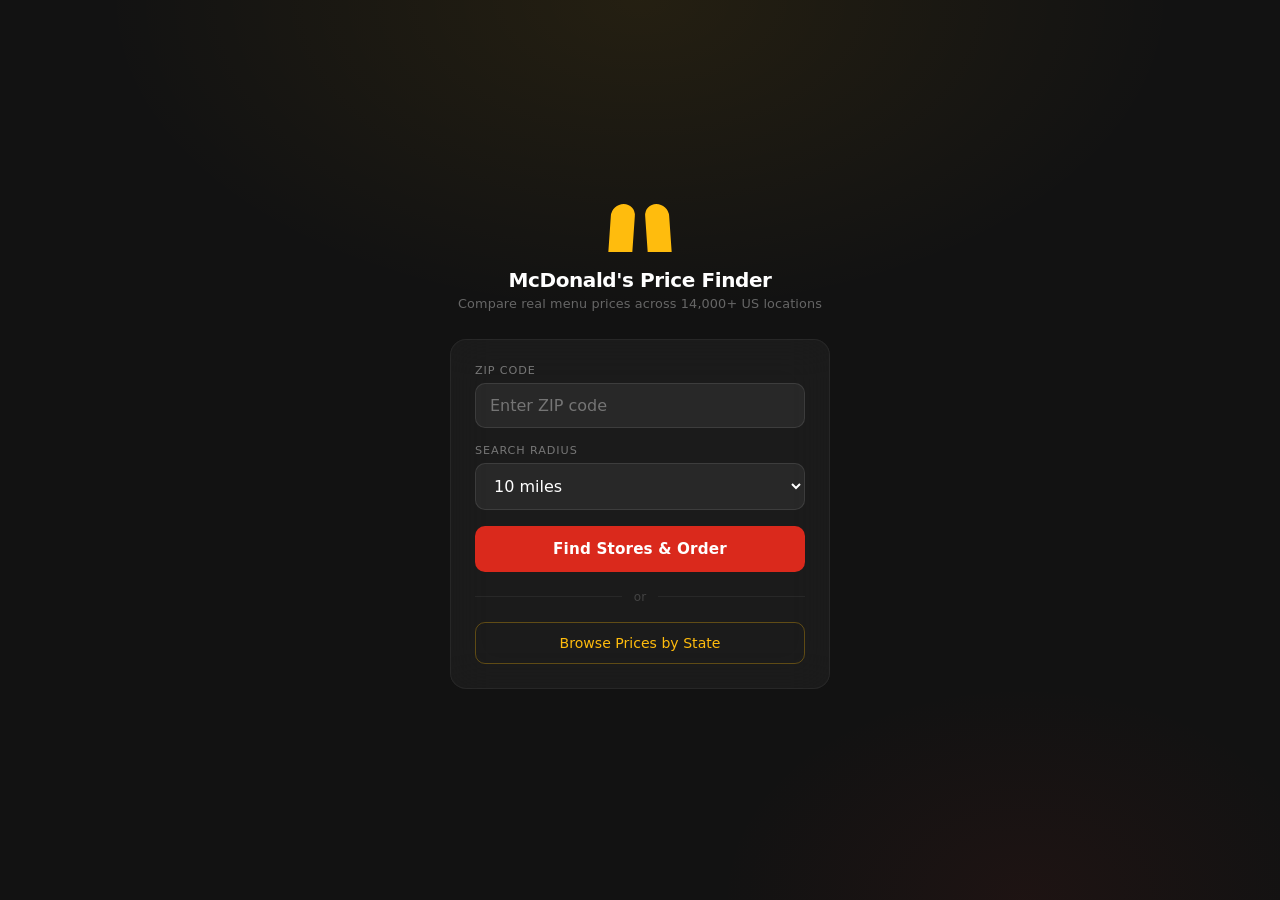
<file: index.html>
<!DOCTYPE html>
<html lang="en">
<head>
  <meta charset="UTF-8">
  <meta http-equiv="refresh" content="0;url=web/pos/index.html">
  <title>McDonald's USA Price Tracker</title>
</head>
<body>
  <p>Redirecting to <a href="web/pos/index.html">McDonald's Price Tracker</a>...</p>
</body>
</html>
</file>
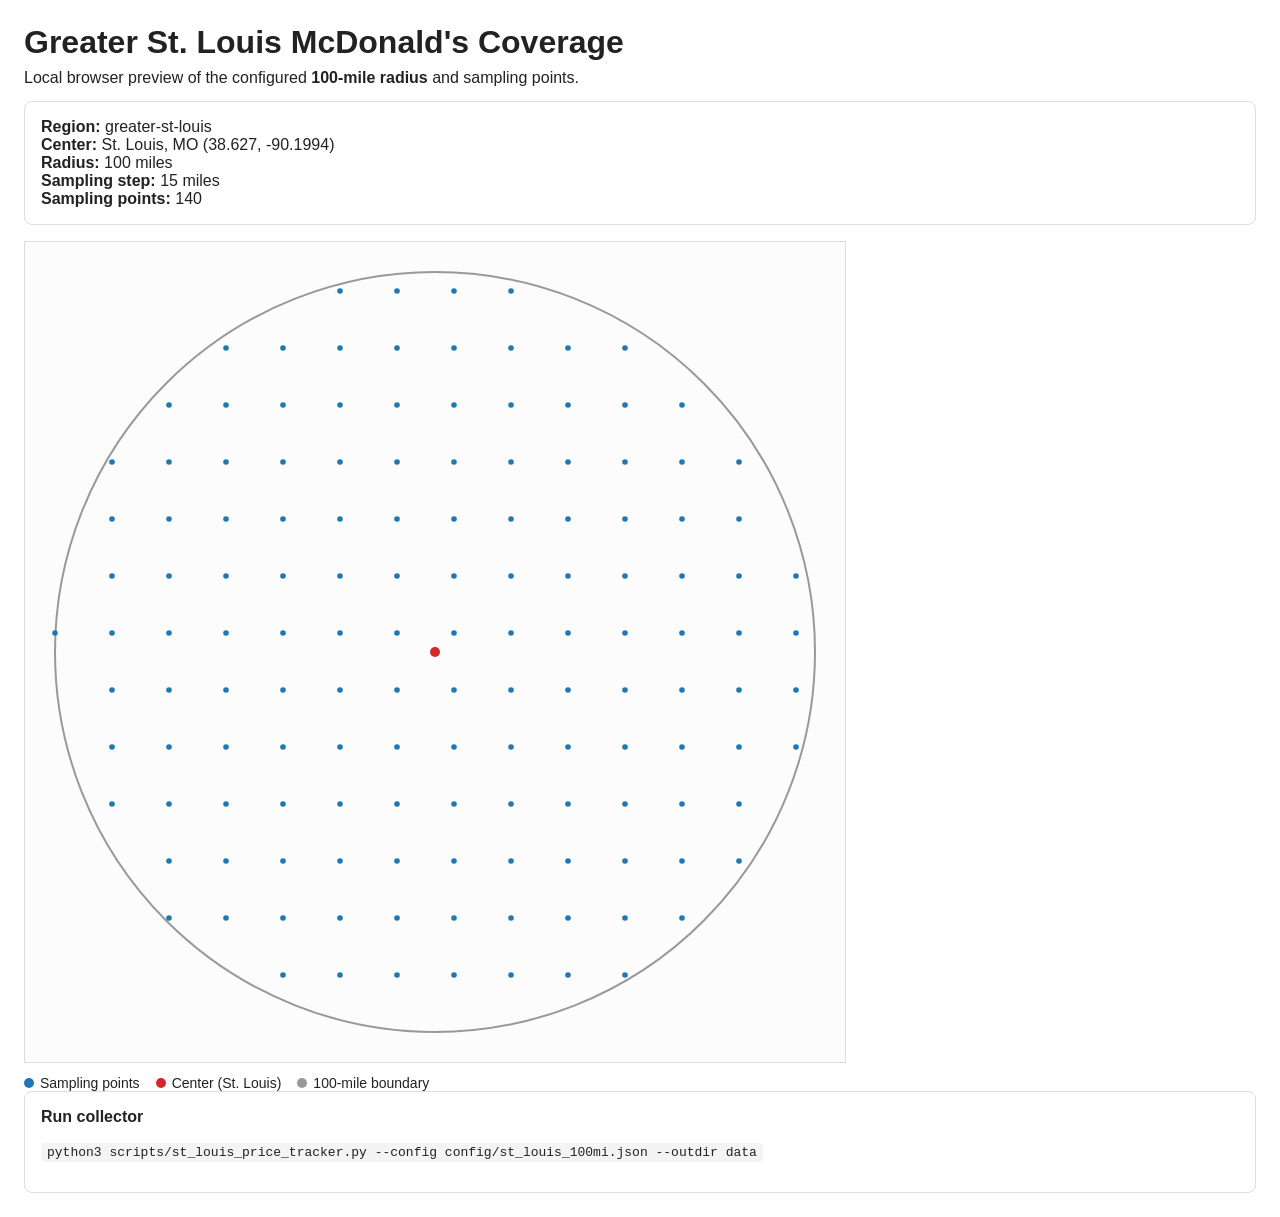
<file: web/index.html>
<!doctype html>
<html lang="en">
<head>
  <meta charset="UTF-8" />
  <meta name="viewport" content="width=device-width, initial-scale=1.0" />
  <title>St. Louis 100-Mile McDonald's Coverage Preview</title>
  <style>
    body { font-family: Arial, sans-serif; margin: 24px; color: #222; }
    h1 { margin-bottom: 8px; }
    .meta { margin-bottom: 14px; }
    .card { border: 1px solid #ddd; border-radius: 8px; padding: 16px; margin-bottom: 16px; }
    #plot { width: 100%; max-width: 820px; height: 820px; border: 1px solid #ddd; background: #fcfcfc; }
    .legend { display: flex; gap: 16px; margin-top: 8px; font-size: 14px; }
    .dot { width: 10px; height: 10px; border-radius: 999px; display: inline-block; margin-right: 6px; }
    code { background: #f4f4f4; padding: 2px 6px; border-radius: 4px; }
  </style>
</head>
<body>
  <h1>Greater St. Louis McDonald's Coverage</h1>
  <div class="meta">Local browser preview of the configured <strong>100-mile radius</strong> and sampling points.</div>

  <div class="card">
    <div id="summary">Loading config...</div>
  </div>

  <svg id="plot" viewBox="0 0 820 820"></svg>
  <div class="legend">
    <div><span class="dot" style="background:#1f77b4"></span>Sampling points</div>
    <div><span class="dot" style="background:#d62728"></span>Center (St. Louis)</div>
    <div><span class="dot" style="background:#999"></span>100-mile boundary</div>
  </div>

  <div class="card">
    <strong>Run collector</strong>
    <p><code>python3 scripts/st_louis_price_tracker.py --config config/st_louis_100mi.json --outdir data</code></p>
  </div>

<script>
const EARTH_RADIUS_MI = 3958.7613;

function haversineMiles(lat1, lon1, lat2, lon2) {
  const p1 = lat1 * Math.PI / 180;
  const p2 = lat2 * Math.PI / 180;
  const dphi = (lat2 - lat1) * Math.PI / 180;
  const dlambda = (lon2 - lon1) * Math.PI / 180;
  const a = Math.sin(dphi / 2) ** 2 + Math.cos(p1) * Math.cos(p2) * Math.sin(dlambda / 2) ** 2;
  return 2 * EARTH_RADIUS_MI * Math.asin(Math.sqrt(a));
}

function circleSamplingPoints(centerLat, centerLng, radiusMiles, stepMiles) {
  const latDeltaPerMile = 1 / 69.0;
  const lngDeltaPerMile = 1 / (69.172 * Math.cos(centerLat * Math.PI / 180));

  const latMin = centerLat - radiusMiles * latDeltaPerMile;
  const latMax = centerLat + radiusMiles * latDeltaPerMile;
  const lngMin = centerLng - radiusMiles * lngDeltaPerMile;
  const lngMax = centerLng + radiusMiles * lngDeltaPerMile;

  const latStep = stepMiles * latDeltaPerMile;
  const lngStep = stepMiles * lngDeltaPerMile;

  const points = [];
  for (let lat = latMin; lat <= latMax + 1e-9; lat += latStep) {
    for (let lng = lngMin; lng <= lngMax + 1e-9; lng += lngStep) {
      if (haversineMiles(centerLat, centerLng, lat, lng) <= radiusMiles) {
        points.push([lat, lng]);
      }
    }
  }
  points.push([centerLat, centerLng]);
  return points;
}

function draw(centerLat, centerLng, radiusMiles, points) {
  const svg = document.getElementById('plot');
  svg.innerHTML = '';

  const size = 820;
  const pad = 30;
  const milesPerDegLat = 69.0;
  const milesPerDegLng = 69.172 * Math.cos(centerLat * Math.PI / 180);
  const degLatRadius = radiusMiles / milesPerDegLat;
  const degLngRadius = radiusMiles / milesPerDegLng;

  const latMin = centerLat - degLatRadius;
  const latMax = centerLat + degLatRadius;
  const lngMin = centerLng - degLngRadius;
  const lngMax = centerLng + degLngRadius;

  const sx = (size - 2 * pad) / (lngMax - lngMin);
  const sy = (size - 2 * pad) / (latMax - latMin);

  const project = (lat, lng) => {
    const x = pad + (lng - lngMin) * sx;
    const y = size - pad - (lat - latMin) * sy;
    return [x, y];
  };

  const [cx, cy] = project(centerLat, centerLng);

  const boundary = document.createElementNS('http://www.w3.org/2000/svg', 'circle');
  boundary.setAttribute('cx', cx);
  boundary.setAttribute('cy', cy);
  boundary.setAttribute('r', Math.min((size - 2 * pad) / 2, (size - 2 * pad) / 2));
  boundary.setAttribute('fill', 'none');
  boundary.setAttribute('stroke', '#999');
  boundary.setAttribute('stroke-width', '2');
  svg.appendChild(boundary);

  for (const [lat, lng] of points) {
    const [x, y] = project(lat, lng);
    const c = document.createElementNS('http://www.w3.org/2000/svg', 'circle');
    c.setAttribute('cx', x);
    c.setAttribute('cy', y);
    c.setAttribute('r', '2.8');
    c.setAttribute('fill', '#1f77b4');
    svg.appendChild(c);
  }

  const center = document.createElementNS('http://www.w3.org/2000/svg', 'circle');
  center.setAttribute('cx', cx);
  center.setAttribute('cy', cy);
  center.setAttribute('r', '5');
  center.setAttribute('fill', '#d62728');
  svg.appendChild(center);
}

async function main() {
  const cfg = await fetch('../config/st_louis_100mi.json').then(r => r.json());
  const center = cfg.center;
  const radius = Number(cfg.radius_miles);
  const step = Number(cfg.sampling_step_miles || 15);
  const points = circleSamplingPoints(center.lat, center.lng, radius, step);
  document.getElementById('summary').innerHTML = `
    <strong>Region:</strong> ${cfg.region_name}<br>
    <strong>Center:</strong> ${center.name} (${center.lat}, ${center.lng})<br>
    <strong>Radius:</strong> ${radius} miles<br>
    <strong>Sampling step:</strong> ${step} miles<br>
    <strong>Sampling points:</strong> ${points.length}
  `;
  draw(center.lat, center.lng, radius, points);
}
main();
</script>
</body>
</html>
</file>
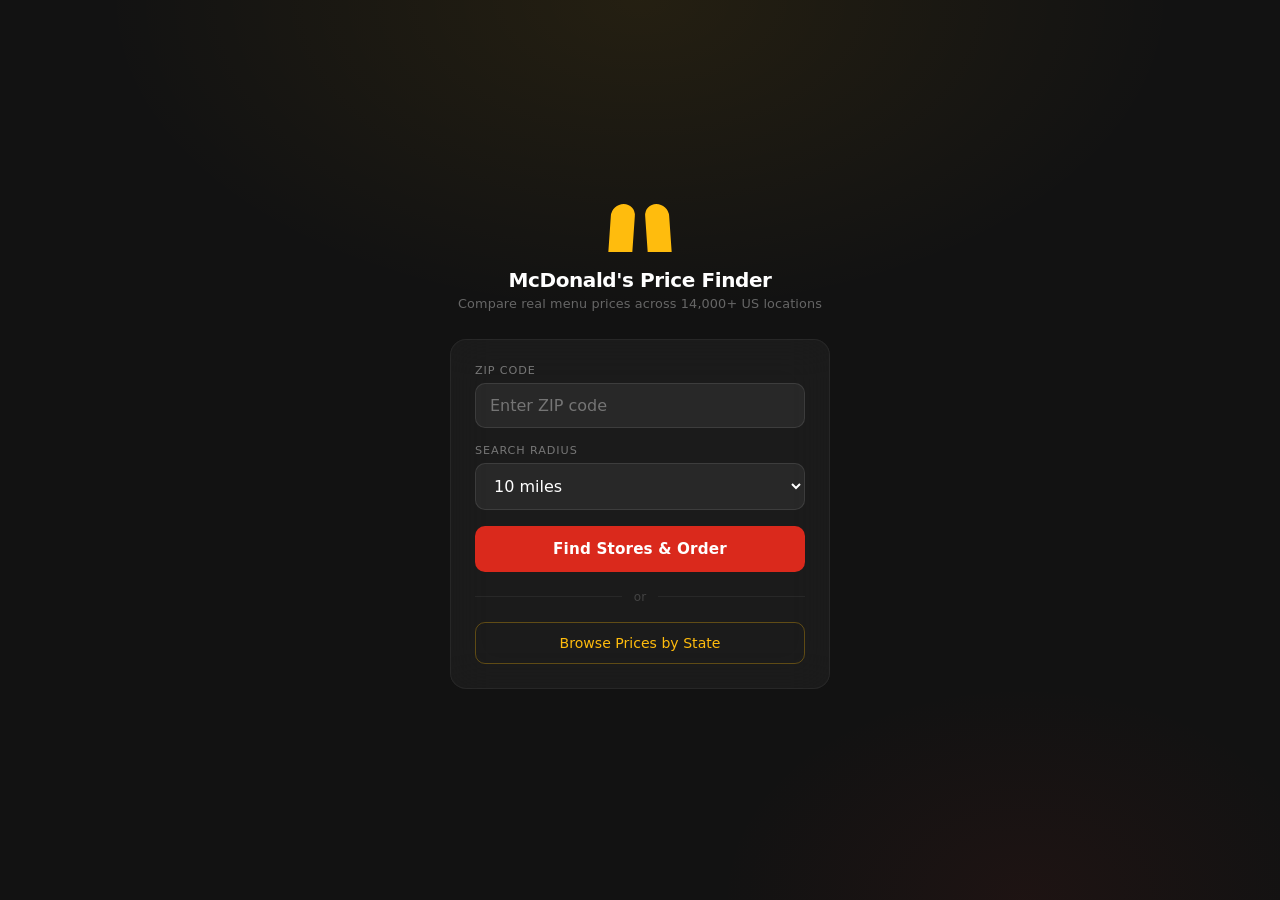
<file: web/pos/index.html>
<!DOCTYPE html>
<html lang="en">
<head>
  <meta charset="UTF-8">
  <meta name="viewport" content="width=device-width, initial-scale=1.0">
  <title>McDonald's POS - Price Finder</title>
  <link rel="stylesheet" href="style.css?v=3">
</head>
<body>

  <!-- ═══ SPLASH SCREEN ═══ -->
  <div id="splash" class="screen active">
    <div class="splash-inner">
      <div class="splash-logo">
        <div class="arches-logo" aria-label="McDonald's"></div>
        <h1>McDonald's Price Finder</h1>
        <p class="tagline">Compare real menu prices across 14,000+ US locations</p>
      </div>

      <div class="splash-form">
        <div class="input-group">
          <label for="zip-input">ZIP Code</label>
          <input type="text" id="zip-input" maxlength="5" pattern="[0-9]{5}"
                 placeholder="Enter ZIP code" autocomplete="postal-code">
        </div>

        <div class="input-group">
          <label for="dist-select">Search Radius</label>
          <select id="dist-select">
            <option value="5">5 miles</option>
            <option value="10" selected>10 miles</option>
            <option value="15">15 miles</option>
            <option value="25">25 miles</option>
            <option value="50">50 miles</option>
          </select>
        </div>

        <button id="btn-find" class="btn-primary" onclick="findStores()">
          Find Stores &amp; Order
        </button>

        <div class="splash-divider"><span>or</span></div>

        <button id="btn-see-all" class="btn-secondary" onclick="showStateList()">
          Browse Prices by State
        </button>
      </div>

      <div id="splash-status" class="status-msg"></div>
    </div>
  </div>

  <!-- ═══ STATE BROWSER ═══ -->
  <div id="state-screen" class="screen">
    <div class="top-bar">
      <button class="btn-back" onclick="goSplash()">&larr; Back</button>
      <h2>Browse by State</h2>
      <div></div>
    </div>
    <div id="state-grid" class="state-grid"></div>
  </div>

  <!-- ═══ PRICE CHART SCREEN (See All by State) ═══ -->
  <div id="chart-screen" class="screen">
    <div class="chart-layout">
      <div class="chart-top-bar">
        <button class="btn-back" onclick="showStateList()">&larr; States</button>
        <h2 id="chart-title">Missouri</h2>
        <div class="chart-controls">
          <input type="search" id="chart-search" placeholder="Search items..." class="chart-search">
          <select id="chart-cat-filter" onchange="renderChart()">
            <option value="All">All Categories</option>
          </select>
          <select id="chart-highlight" onchange="renderChart()">
            <option value="gradient">Color gradient</option>
            <option value="lowest">Highlight cheapest</option>
            <option value="highest">Highlight priciest</option>
            <option value="none">No highlight</option>
          </select>
        </div>
        <div class="chart-zip-row">
          <input type="text" id="chart-zip" maxlength="5" placeholder="ZIP" class="chart-zip-input">
          <input type="number" id="chart-radius" value="25" min="1" max="100" class="chart-radius-input" title="Radius in miles">
          <span style="color:#888;font-size:0.75rem">mi</span>
          <button class="btn-sm" onclick="chartFilterByZip()">Filter</button>
          <button class="btn-sm btn-sm-sec" onclick="chartClearZip()">Show All</button>
          <span id="chart-store-info" class="chart-store-info"></span>
        </div>
        <button class="btn-order-from-chart" onclick="chartGoToOrder()">
          Order from these stores &rarr;
        </button>
      </div>
      <div id="chart-body" class="chart-body">
        <table id="chart-table">
          <thead id="chart-thead"></thead>
          <tbody id="chart-tbody"></tbody>
        </table>
      </div>
    </div>
  </div>

  <!-- ═══ POS SCREEN ═══ -->
  <div id="pos-screen" class="screen">
    <div class="pos-layout">

      <!-- Left: categories + items -->
      <div class="pos-menu">
        <div class="pos-header">
          <button class="btn-back" onclick="goSplash()">&larr;</button>
          <div id="pos-title" class="pos-title">Menu</div>
          <div id="store-count" class="store-badge">0 stores</div>
        </div>

        <div id="cat-bar" class="cat-bar"></div>
        <div id="item-grid" class="item-grid"></div>
      </div>

      <!-- Right: cart + comparison -->
      <div class="pos-cart">
        <div class="cart-header">
          <h3>Your Order</h3>
          <button class="btn-clear" onclick="clearCart()">Clear</button>
        </div>
        <div id="cart-items" class="cart-items">
          <div class="cart-empty">Tap items to add</div>
        </div>
        <div class="cart-footer">
          <div id="cart-total" class="cart-total">$0.00</div>
          <button class="btn-primary btn-compare" onclick="showComparison()">
            Compare Stores
          </button>
        </div>
      </div>

    </div>
  </div>

  <!-- ═══ COMPARISON MODAL ═══ -->
  <div id="compare-modal" class="modal" onclick="closeCompare(event)">
    <div class="modal-content">
      <div class="modal-header">
        <h3>Price Comparison</h3>
        <button class="btn-close" onclick="closeCompare()">&times;</button>
      </div>
      <div id="compare-body" class="compare-body"></div>
    </div>
  </div>

  <!-- ═══ LOADING OVERLAY ═══ -->
  <div id="loading" class="loading-overlay">
    <div class="spinner"></div>
    <div id="loading-msg">Loading...</div>
  </div>

  <script src="app.js?v=3"></script>
</body>
</html>
</file>
<file: web/pos/style.css>
/* ═══ RESET & BASE ═══ */
*, *::before, *::after { box-sizing: border-box; margin: 0; padding: 0; }
html, body {
  height: 100%; overflow: hidden; -webkit-overflow-scrolling: touch;
  font-family: 'Inter', 'SF Pro Display', -apple-system, system-ui, sans-serif;
  background: #121212; color: #e8e8e8;
}

/* ═══ SCREENS ═══ */
.screen { display: none; height: 100vh; width: 100vw; overflow: hidden; }
.screen.active { display: flex; }

/* ═══ SPLASH ═══ */
#splash {
  align-items: center; justify-content: center;
  background: #121212;
  overflow-y: auto;
  position: relative;
}
#splash::before {
  content: ''; position: absolute; inset: 0;
  background:
    radial-gradient(ellipse 60% 50% at 50% 0%, rgba(255,188,13,0.08) 0%, transparent 70%),
    radial-gradient(ellipse 40% 40% at 80% 100%, rgba(218,41,28,0.06) 0%, transparent 60%);
  pointer-events: none;
}
.splash-inner {
  text-align: center; max-width: 380px; width: 90%; margin: auto;
  padding: 40px 0 20px; position: relative; z-index: 1;
}

/* Golden arches SVG-style logo */
.arches-logo {
  width: 64px; height: 56px; margin: 0 auto 16px; position: relative;
}
.arches-logo::before, .arches-logo::after {
  content: ''; position: absolute; bottom: 0;
  width: 24px; height: 48px;
  border-radius: 48px 48px 0 0;
  background: #ffbc0d;
}
.arches-logo::before { left: 2px; transform: skewX(-4deg); }
.arches-logo::after { right: 2px; transform: skewX(4deg); }

.splash-inner h1 {
  font-size: 1.25rem; font-weight: 700; color: #fff;
  letter-spacing: -0.02em; margin-bottom: 4px;
}
.tagline {
  color: #666; font-size: 0.8rem; font-weight: 400;
  margin-bottom: 28px; letter-spacing: 0.01em;
}

.splash-form {
  background: rgba(255,255,255,0.04);
  border: 1px solid rgba(255,255,255,0.06);
  border-radius: 16px; padding: 24px;
  backdrop-filter: blur(20px);
}
.input-group { margin-bottom: 16px; text-align: left; }
.input-group label {
  display: block; font-size: 0.7rem; color: #777; margin-bottom: 6px;
  text-transform: uppercase; letter-spacing: 0.08em; font-weight: 500;
}
.input-group input, .input-group select {
  width: 100%; padding: 12px 14px; font-size: 1rem;
  background: rgba(255,255,255,0.06); color: #fff;
  border: 1px solid rgba(255,255,255,0.1); border-radius: 10px;
  outline: none; transition: border-color 0.2s, box-shadow 0.2s;
  font-family: inherit;
}
.input-group input:focus, .input-group select:focus {
  border-color: #ffbc0d;
  box-shadow: 0 0 0 3px rgba(255,188,13,0.12);
}

.splash-divider {
  display: flex; align-items: center; gap: 12px;
  margin: 18px 0; color: #444; font-size: 0.75rem; font-weight: 500;
}
.splash-divider::before, .splash-divider::after {
  content: ''; flex: 1; height: 1px; background: rgba(255,255,255,0.06);
}

.status-msg { margin-top: 16px; font-size: 0.82rem; color: #e55; min-height: 20px; }

/* ═══ BUTTONS ═══ */
.btn-primary {
  width: 100%; padding: 14px; font-size: 0.95rem; font-weight: 600;
  background: #da291c; color: #fff; border: none; border-radius: 10px;
  cursor: pointer; transition: all 0.2s; font-family: inherit;
  letter-spacing: 0.01em;
}
.btn-primary:hover { background: #c0231a; transform: translateY(-1px); box-shadow: 0 4px 16px rgba(218,41,28,0.3); }
.btn-primary:active { transform: translateY(0); }
.btn-primary:disabled { opacity: 0.35; cursor: default; transform: none; box-shadow: none; }

.btn-secondary {
  width: 100%; padding: 12px; font-size: 0.88rem; font-weight: 500;
  background: transparent; color: #ffbc0d; border: 1px solid rgba(255,188,13,0.3);
  border-radius: 10px; cursor: pointer; transition: all 0.2s; font-family: inherit;
}
.btn-secondary:hover { background: rgba(255,188,13,0.08); border-color: rgba(255,188,13,0.5); }

.btn-back {
  background: none; border: none; color: #999; font-size: 1.1rem;
  cursor: pointer; padding: 6px 12px; transition: color 0.15s;
}
.btn-back:hover { color: #fff; }
.btn-close { background: none; border: none; color: #666; font-size: 1.5rem; cursor: pointer; transition: color 0.15s; }
.btn-close:hover { color: #fff; }
.btn-clear { background: none; border: none; color: #666; font-size: 0.78rem; cursor: pointer; font-family: inherit; font-weight: 500; }
.btn-clear:hover { color: #e55; }

.btn-sm {
  padding: 7px 14px; font-size: 0.75rem; font-weight: 600;
  background: #da291c; color: #fff; border: none; border-radius: 8px;
  cursor: pointer; font-family: inherit; transition: background 0.15s;
}
.btn-sm:hover { background: #c0231a; }
.btn-sm-sec { background: rgba(255,255,255,0.06); color: #999; }
.btn-sm-sec:hover { background: rgba(255,255,255,0.1); color: #fff; }

/* ═══ STATE BROWSER ═══ */
#state-screen { flex-direction: column; background: #121212; }
.top-bar {
  display: flex; align-items: center; justify-content: space-between;
  padding: 14px 20px; background: rgba(255,255,255,0.03);
  border-bottom: 1px solid rgba(255,255,255,0.06);
}
.top-bar h2 { font-size: 0.95rem; color: #fff; font-weight: 600; }

.state-grid {
  display: grid; grid-template-columns: repeat(auto-fill, minmax(180px, 1fr));
  gap: 8px; padding: 16px; overflow-y: auto; flex: 1;
}
.state-card {
  background: rgba(255,255,255,0.03); border: 1px solid rgba(255,255,255,0.06);
  border-radius: 10px; padding: 14px 16px; cursor: pointer; transition: all 0.2s;
}
.state-card:hover {
  border-color: rgba(255,188,13,0.3); background: rgba(255,188,13,0.04);
  transform: translateY(-1px);
}
.state-card .name { font-weight: 600; font-size: 0.9rem; color: #e8e8e8; }
.state-card .info { font-size: 0.72rem; color: #555; margin-top: 3px; }

/* ═══ PRICE CHART SCREEN ═══ */
#chart-screen { flex-direction: column; background: #121212; }
.chart-layout { display: flex; flex-direction: column; height: 100vh; }

.chart-top-bar {
  padding: 10px 16px; background: rgba(255,255,255,0.03);
  border-bottom: 1px solid rgba(255,255,255,0.06);
  display: flex; flex-wrap: wrap; align-items: center; gap: 10px;
}
.chart-top-bar h2 { font-size: 0.95rem; color: #fff; font-weight: 600; margin-right: auto; }

.chart-controls { display: flex; gap: 8px; align-items: center; flex-wrap: wrap; }
.chart-search {
  padding: 7px 12px; font-size: 0.8rem; background: rgba(255,255,255,0.06); color: #fff;
  border: 1px solid rgba(255,255,255,0.1); border-radius: 8px; width: 160px;
  outline: none; font-family: inherit; transition: border-color 0.2s;
}
.chart-search:focus { border-color: #ffbc0d; }
.chart-controls select {
  padding: 7px 10px; font-size: 0.75rem; background: rgba(255,255,255,0.06); color: #fff;
  border: 1px solid rgba(255,255,255,0.1); border-radius: 8px; outline: none;
  font-family: inherit;
}

.chart-zip-row { display: flex; gap: 6px; align-items: center; width: 100%; }
.chart-zip-input {
  padding: 7px 10px; font-size: 0.8rem; background: rgba(255,255,255,0.06); color: #fff;
  border: 1px solid rgba(255,255,255,0.1); border-radius: 8px; width: 70px;
  outline: none; font-family: inherit;
}
.chart-zip-input:focus { border-color: #ffbc0d; }
.chart-radius-input {
  padding: 7px 8px; font-size: 0.8rem; background: rgba(255,255,255,0.06); color: #fff;
  border: 1px solid rgba(255,255,255,0.1); border-radius: 8px; width: 50px;
  outline: none; font-family: inherit;
}
.chart-radius-input:focus { border-color: #ffbc0d; }
.chart-store-info { font-size: 0.72rem; color: #666; margin-left: 8px; }

.btn-order-from-chart {
  padding: 8px 16px; font-size: 0.8rem; font-weight: 600;
  background: #da291c; color: #fff; border: none; border-radius: 8px;
  cursor: pointer; margin-left: auto; font-family: inherit; transition: background 0.15s;
}
.btn-order-from-chart:hover { background: #c0231a; }

.chart-body { flex: 1; overflow: auto; }

#chart-table {
  border-collapse: collapse; font-size: 0.75rem;
  width: max-content; min-width: 100%;
}
#chart-table th {
  position: sticky; top: 0; z-index: 2;
  background: #1a1a1a; padding: 6px 8px;
  text-align: center; border-bottom: 1px solid rgba(255,255,255,0.06); color: #999;
  font-size: 0.65rem; font-weight: 600;
  white-space: nowrap; cursor: pointer; user-select: none;
  max-width: 120px; overflow: hidden; text-overflow: ellipsis;
}
#chart-table th:hover { color: #ffbc0d; }
#chart-table th.item-col { writing-mode: vertical-lr; transform: rotate(180deg); min-height: 80px; padding: 8px 4px; }
#chart-table th.sorted-asc::after { content: ' \25B2'; color: #ffbc0d; }
#chart-table th.sorted-desc::after { content: ' \25BC'; color: #ffbc0d; }

#chart-table th.col-nsn, #chart-table td.col-nsn {
  position: sticky; left: 0; z-index: 3; background: #161616;
  min-width: 50px; text-align: center;
}
#chart-table th.col-addr, #chart-table td.col-addr {
  position: sticky; left: 50px; z-index: 3; background: #161616;
  min-width: 180px; max-width: 260px; overflow: hidden; text-overflow: ellipsis;
  white-space: nowrap; text-align: left;
}
#chart-table thead th.col-nsn, #chart-table thead th.col-addr { z-index: 4; background: #1a1a1a; }

#chart-table td {
  padding: 4px 6px; border-bottom: 1px solid rgba(255,255,255,0.03);
  white-space: nowrap; text-align: center;
  font-variant-numeric: tabular-nums; font-size: 0.7rem;
}
#chart-table tr:hover td { background-color: rgba(255,188,13,0.04); }
#chart-table tr:hover td.col-nsn, #chart-table tr:hover td.col-addr { background: #1c1c1c; }

#chart-table tr.summary-row td { font-weight: 700; background: #141414; border-bottom: 1px solid rgba(255,255,255,0.06); }
#chart-table tr.summary-row td.col-nsn, #chart-table tr.summary-row td.col-addr { background: #141414; }
#chart-table tr.divider-row td { padding: 0; height: 2px; background: rgba(255,188,13,0.4); border: none; }

.na-cell { color: #2a2a2a; }

.badge-promo {
  display: inline-block; padding: 2px 6px; font-size: 0.58rem; font-weight: 700;
  background: #ff6b00; color: #fff; border-radius: 4px; margin-left: 6px;
  vertical-align: middle; letter-spacing: 0.03em;
}
.badge-deal {
  display: inline-block; padding: 2px 6px; font-size: 0.58rem; font-weight: 700;
  background: #22c55e; color: #fff; border-radius: 4px; margin-left: 6px;
  vertical-align: middle;
}

/* Item card promo badge */
.item-card .item-badge {
  position: absolute; top: 8px; right: 8px;
  padding: 2px 7px; font-size: 0.55rem; font-weight: 700;
  border-radius: 4px; letter-spacing: 0.03em;
}
.item-card { position: relative; }
.item-badge.promo { background: #ff6b00; color: #fff; }
.item-badge.deal { background: #22c55e; color: #fff; }

/* ═══ POS LAYOUT ═══ */
.pos-layout { display: flex; height: 100vh; width: 100vw; }

.pos-menu { flex: 1; display: flex; flex-direction: column; min-width: 0; }
.pos-header {
  display: flex; align-items: center; gap: 12px;
  padding: 12px 20px; background: rgba(255,255,255,0.03);
  border-bottom: 1px solid rgba(255,255,255,0.06);
}
.pos-title { flex: 1; font-weight: 600; font-size: 0.95rem; color: #fff; }
.store-badge {
  background: rgba(255,188,13,0.1); color: #ffbc0d; padding: 5px 12px;
  border-radius: 20px; font-size: 0.72rem; font-weight: 600;
}

/* Category bar */
.cat-bar {
  display: flex; gap: 6px; overflow-x: auto; padding: 10px 16px;
  background: rgba(255,255,255,0.02);
  border-bottom: 1px solid rgba(255,255,255,0.06); flex-shrink: 0;
}
.cat-bar::-webkit-scrollbar { height: 0; display: none; }

.cat-btn {
  padding: 8px 16px; font-size: 0.78rem; font-weight: 500;
  color: #777; background: rgba(255,255,255,0.04);
  border: 1px solid rgba(255,255,255,0.06); border-radius: 20px;
  cursor: pointer; white-space: nowrap; transition: all 0.15s; font-family: inherit;
  flex-shrink: 0;
}
.cat-btn:hover { color: #ccc; background: rgba(255,255,255,0.07); }
.cat-btn.active {
  color: #121212; background: #ffbc0d;
  border-color: #ffbc0d; font-weight: 600;
}

/* Item grid */
.item-grid {
  flex: 1; overflow-y: auto; padding: 12px;
  display: grid; grid-template-columns: repeat(auto-fill, minmax(150px, 1fr));
  gap: 10px; align-content: start;
}
.item-card {
  background: rgba(255,255,255,0.03); border: 1px solid rgba(255,255,255,0.06);
  border-radius: 12px; padding: 14px 10px 12px; cursor: pointer;
  transition: all 0.15s; display: flex; flex-direction: column;
  align-items: center; text-align: center;
  position: relative;
}
.item-card:hover {
  border-color: rgba(255,188,13,0.3); background: rgba(255,188,13,0.04);
  transform: translateY(-2px); box-shadow: 0 8px 24px rgba(0,0,0,0.3);
}
.item-card:active { transform: scale(0.97); }
.item-card .item-img {
  width: 72px; height: 72px; object-fit: contain; margin-bottom: 8px;
  border-radius: 6px; flex-shrink: 0;
}
.item-card .item-img-placeholder {
  width: 72px; height: 72px; margin-bottom: 8px; flex-shrink: 0;
  background: rgba(255,255,255,0.04); border-radius: 8px;
  display: flex; align-items: center; justify-content: center;
}
.item-card .item-img-placeholder::after {
  content: '\1F354'; font-size: 28px; opacity: 0.15;
}
.item-card .item-name {
  font-size: 0.78rem; font-weight: 500; line-height: 1.35;
  color: #d0d0d0;
}
.item-card .item-price {
  font-size: 1rem; font-weight: 700; color: #ffbc0d; margin-top: 4px;
  font-variant-numeric: tabular-nums;
}
.item-card .item-range { font-size: 0.65rem; color: #555; margin-top: 2px; }

/* ═══ CART ═══ */
.pos-cart {
  width: 320px; background: rgba(255,255,255,0.02);
  border-left: 1px solid rgba(255,255,255,0.06);
  display: flex; flex-direction: column; flex-shrink: 0;
}
.cart-header {
  display: flex; justify-content: space-between; align-items: center;
  padding: 14px 20px; border-bottom: 1px solid rgba(255,255,255,0.06);
}
.cart-header h3 { font-size: 0.9rem; font-weight: 600; color: #fff; }

.cart-items { flex: 1; overflow-y: auto; padding: 8px 12px; }
.cart-empty {
  color: #444; font-size: 0.82rem; text-align: center; padding: 40px 16px;
  font-weight: 400;
}

.cart-row {
  display: flex; align-items: center; gap: 10px;
  padding: 10px 8px; border-bottom: 1px solid rgba(255,255,255,0.04);
}
.cart-row .cart-qty {
  background: rgba(255,188,13,0.12); color: #ffbc0d; width: 28px; height: 28px;
  border-radius: 8px; display: flex; align-items: center; justify-content: center;
  font-size: 0.78rem; font-weight: 700; flex-shrink: 0;
}
.cart-row .cart-name { flex: 1; font-size: 0.8rem; line-height: 1.25; color: #ccc; }
.cart-row .cart-price {
  font-size: 0.85rem; font-weight: 600; color: #ffbc0d; white-space: nowrap;
  font-variant-numeric: tabular-nums;
}
.cart-row .cart-remove {
  background: none; border: none; color: #444; font-size: 1.1rem; cursor: pointer;
  padding: 0 4px; transition: color 0.15s;
}
.cart-row .cart-remove:hover { color: #e55; }

.cart-footer {
  padding: 16px 20px; border-top: 1px solid rgba(255,255,255,0.06);
}
.cart-total {
  font-size: 1.5rem; font-weight: 800; color: #fff;
  text-align: center; margin-bottom: 12px;
  font-variant-numeric: tabular-nums;
}
.btn-compare { font-size: 0.9rem; padding: 12px; }

/* ═══ COMPARISON MODAL ═══ */
.modal {
  display: none; position: fixed; inset: 0;
  background: rgba(0,0,0,0.75); z-index: 100;
  align-items: center; justify-content: center;
  backdrop-filter: blur(4px);
}
.modal.active { display: flex; }
.modal-content {
  background: #1a1a1a; border: 1px solid rgba(255,255,255,0.08);
  border-radius: 16px; width: 90%; max-width: 560px;
  max-height: 80vh; display: flex; flex-direction: column;
  box-shadow: 0 24px 48px rgba(0,0,0,0.5);
}
.modal-header {
  display: flex; justify-content: space-between; align-items: center;
  padding: 18px 20px; border-bottom: 1px solid rgba(255,255,255,0.06);
}
.modal-header h3 { font-size: 0.95rem; font-weight: 600; color: #fff; }
.compare-body { overflow-y: auto; padding: 16px; }

.compare-store {
  background: rgba(255,255,255,0.03); border-radius: 12px; padding: 16px;
  margin-bottom: 10px; border: 1px solid rgba(255,255,255,0.06);
  transition: border-color 0.15s;
}
.compare-store.cheapest { border-color: rgba(34,197,94,0.4); background: rgba(34,197,94,0.04); }
.compare-store .store-addr { font-size: 0.8rem; color: #999; margin-bottom: 6px; }
.compare-store .store-dist { font-size: 0.7rem; color: #555; }
.compare-store .store-total { font-size: 1.15rem; font-weight: 800; margin-top: 8px; color: #fff; }
.compare-store.cheapest .store-total { color: #22c55e; }
.compare-store .store-savings { font-size: 0.72rem; color: #22c55e; font-weight: 500; }
.compare-store .missing-items { font-size: 0.7rem; color: #e55; margin-top: 4px; }
.compare-store .item-breakdown { font-size: 0.7rem; color: #666; margin-top: 8px; }
.compare-store .item-breakdown div {
  padding: 3px 0; display: flex; justify-content: space-between;
  border-bottom: 1px solid rgba(255,255,255,0.02);
}

/* ═══ LOADING ═══ */
.loading-overlay {
  display: none; position: fixed; inset: 0;
  background: rgba(0,0,0,0.85); z-index: 200;
  flex-direction: column; align-items: center; justify-content: center; gap: 16px;
  backdrop-filter: blur(8px);
}
.loading-overlay.active { display: flex; }
.spinner {
  width: 36px; height: 36px; border: 2.5px solid rgba(255,255,255,0.08);
  border-top-color: #ffbc0d; border-radius: 50%;
  animation: spin 0.7s linear infinite;
}
@keyframes spin { to { transform: rotate(360deg); } }
#loading-msg { color: #666; font-size: 0.82rem; }

/* ═══ MOBILE — BOTTOM SHEET CART ═══ */
@media (max-width: 700px) {
  .pos-layout { flex-direction: column; position: relative; }
  .pos-menu { flex: 1; min-height: 0; overflow: hidden; }

  /* Cart as collapsible bottom sheet */
  .pos-cart {
    width: 100%; border-left: none; flex-shrink: 0;
    border-top: 1px solid rgba(255,255,255,0.08);
    position: relative;
    /* collapsed by default: just footer visible */
    height: auto;
    max-height: 100%;
    transition: none;
  }
  .pos-cart .cart-header {
    padding: 10px 16px;
    cursor: pointer;
    -webkit-tap-highlight-color: transparent;
  }
  .pos-cart .cart-items {
    max-height: 0; overflow: hidden; padding: 0 12px;
    transition: max-height 0.3s ease, padding 0.3s ease;
  }
  .pos-cart.expanded .cart-items {
    max-height: 35vh; overflow-y: auto; padding: 8px 12px;
  }
  .pos-cart .cart-footer { padding: 10px 16px; }
  .pos-cart .cart-total { font-size: 1.2rem; margin-bottom: 8px; }

  /* Cart toggle indicator */
  .cart-header::after {
    content: '\25B2'; font-size: 0.6rem; color: #555;
    transition: transform 0.3s;
  }
  .pos-cart.expanded .cart-header::after {
    transform: rotate(180deg);
  }

  /* Bigger tap targets for items */
  .item-grid {
    grid-template-columns: repeat(auto-fill, minmax(100px, 1fr));
    gap: 8px; padding: 10px;
  }
  .item-card {
    padding: 10px 8px;
    /* bigger touch target */
    -webkit-tap-highlight-color: rgba(255,188,13,0.1);
  }
  .item-card .item-img { width: 52px; height: 52px; }
  .item-card .item-img-placeholder { width: 52px; height: 52px; }
  .item-card .item-name { font-size: 0.72rem; }
  .item-card .item-price { font-size: 0.9rem; }

  /* Category bar: horizontally scrollable pills */
  .cat-bar { padding: 8px 10px; gap: 6px; }
  .cat-btn { padding: 7px 14px; font-size: 0.72rem; }

  /* Chart tweaks */
  .chart-controls { width: 100%; }
  .chart-search { width: 100%; }
  .chart-top-bar { padding: 8px 12px; gap: 6px; }
  .chart-zip-row { flex-wrap: wrap; }
  .chart-body { -webkit-overflow-scrolling: touch; }
  #chart-table th.col-addr, #chart-table td.col-addr { min-width: 120px; max-width: 160px; }

  /* Modal */
  .modal-content { width: 95%; max-height: 90vh; border-radius: 14px; }

  /* Splash */
  .arches-logo { width: 52px; height: 46px; }
  .arches-logo::before, .arches-logo::after { width: 20px; height: 40px; }
  .splash-inner h1 { font-size: 1.1rem; }
  .splash-inner { padding: 24px 0 16px; }

  /* State grid */
  .state-grid { grid-template-columns: repeat(auto-fill, minmax(150px, 1fr)); gap: 6px; padding: 12px; }
  .state-card { padding: 12px 14px; }
}

/* Small phones */
@media (max-width: 380px) {
  .item-grid { grid-template-columns: repeat(3, 1fr); gap: 6px; padding: 8px; }
  .item-card { padding: 8px 6px; }
  .item-card .item-img { width: 44px; height: 44px; }
  .item-card .item-img-placeholder { width: 44px; height: 44px; }
  .item-card .item-name { font-size: 0.68rem; }
  .cat-btn { padding: 6px 12px; font-size: 0.68rem; }
}

/* Landscape phone — more columns */
@media (max-width: 700px) and (orientation: landscape) {
  .item-grid { grid-template-columns: repeat(auto-fill, minmax(120px, 1fr)); }
  .pos-cart .cart-items { max-height: 0; }
  .pos-cart.expanded .cart-items { max-height: 30vh; }
}
</file>
